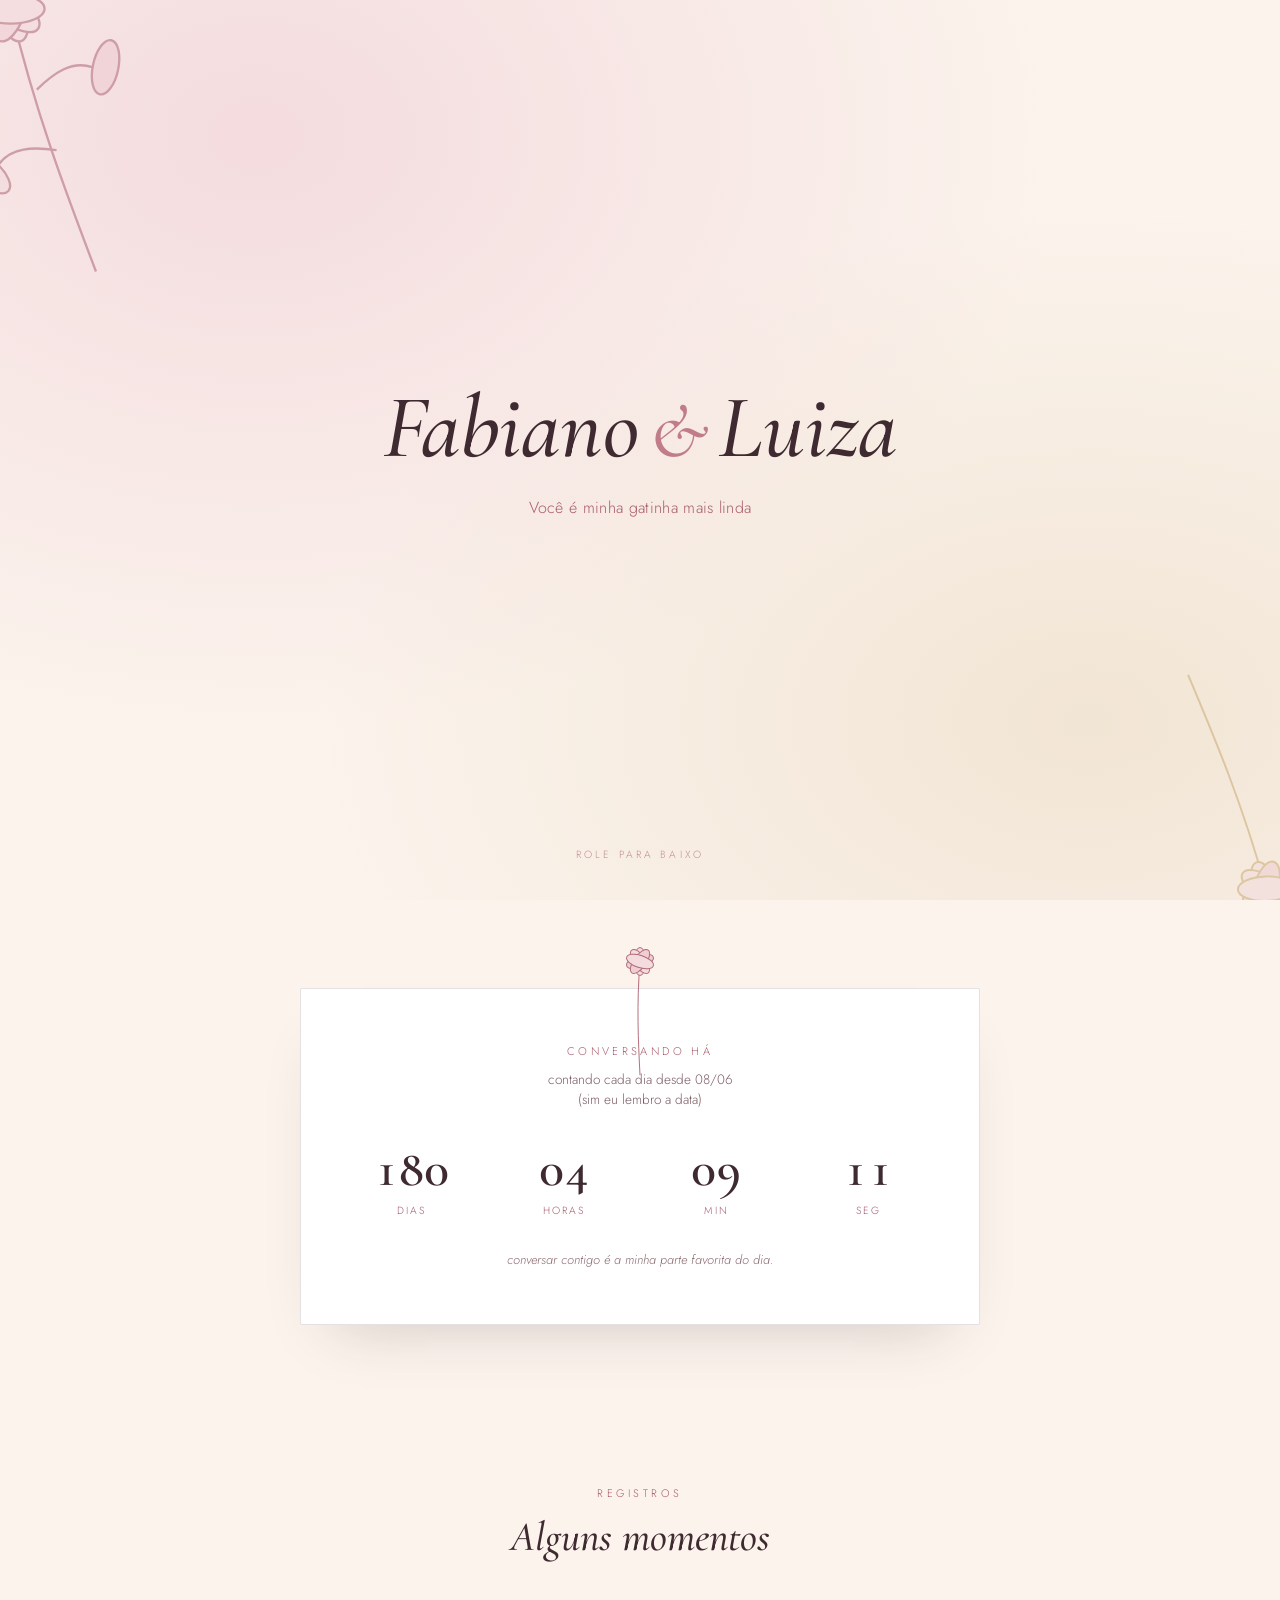
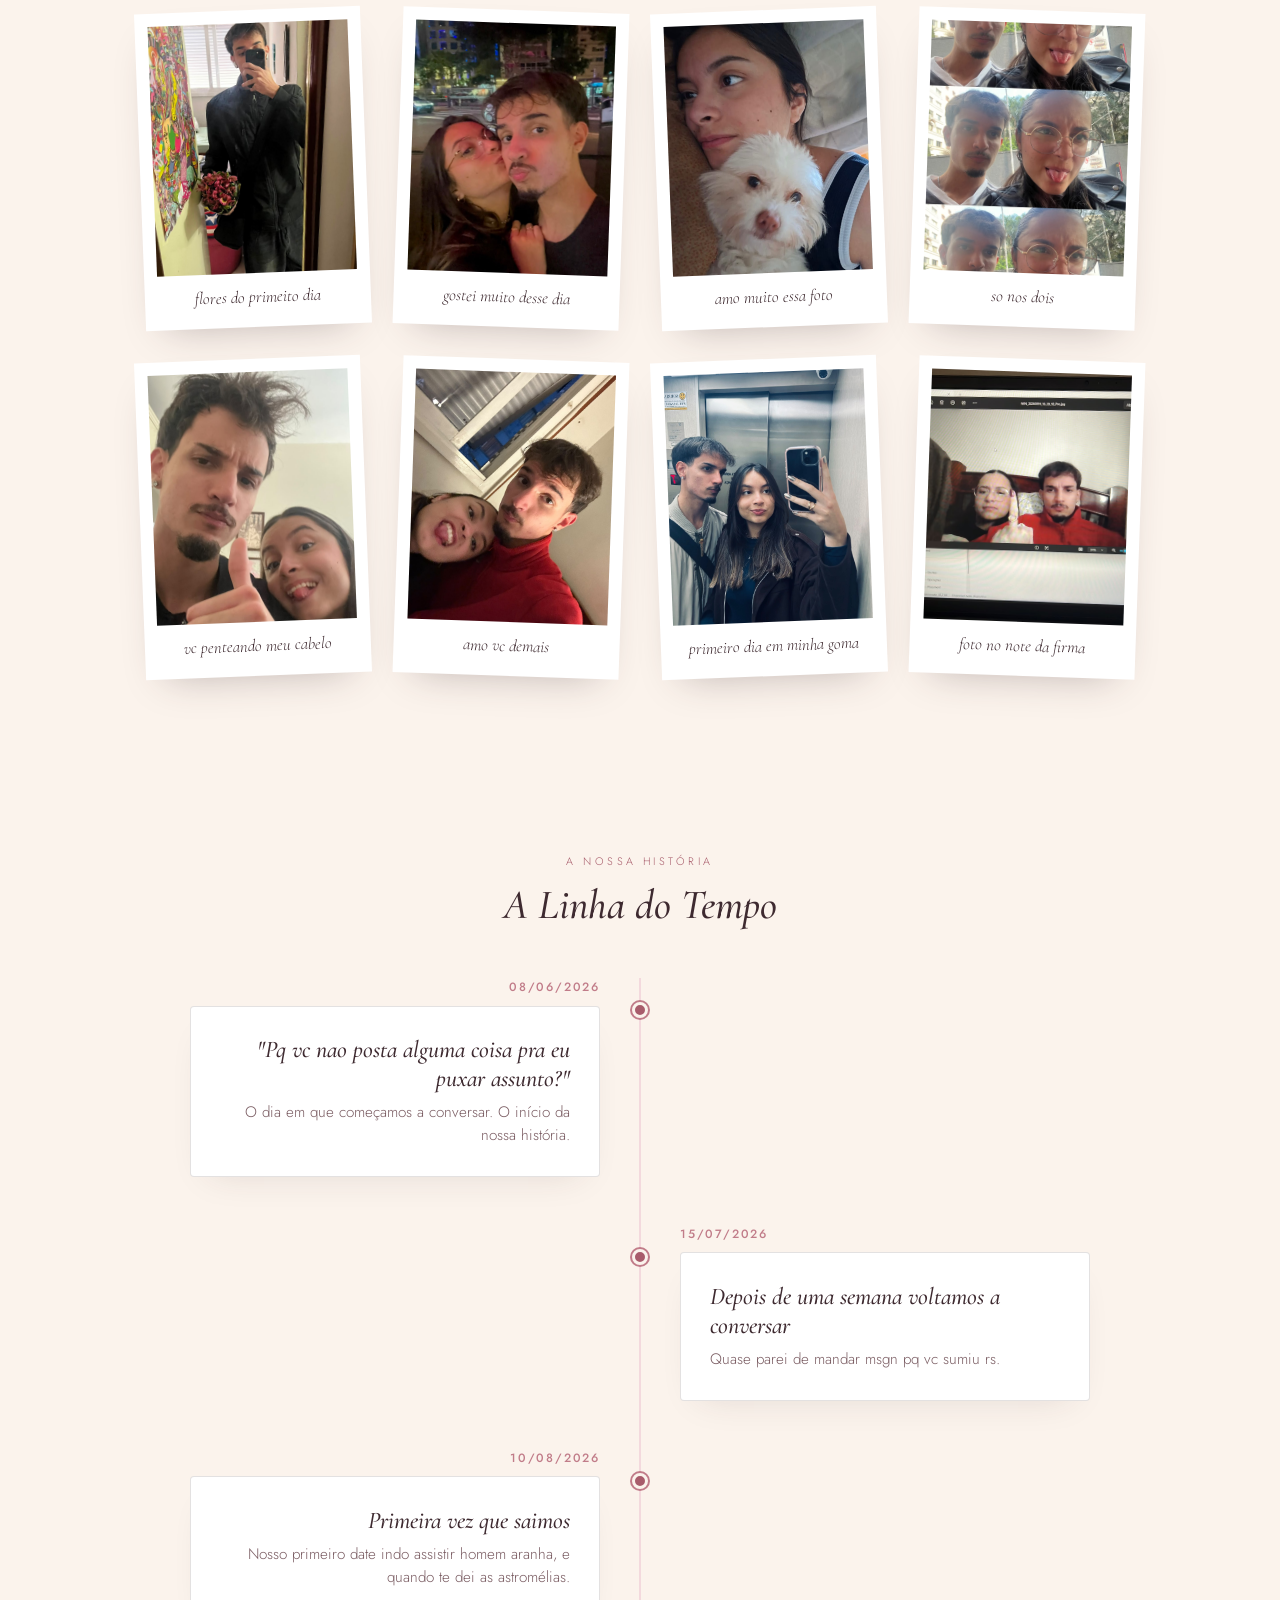
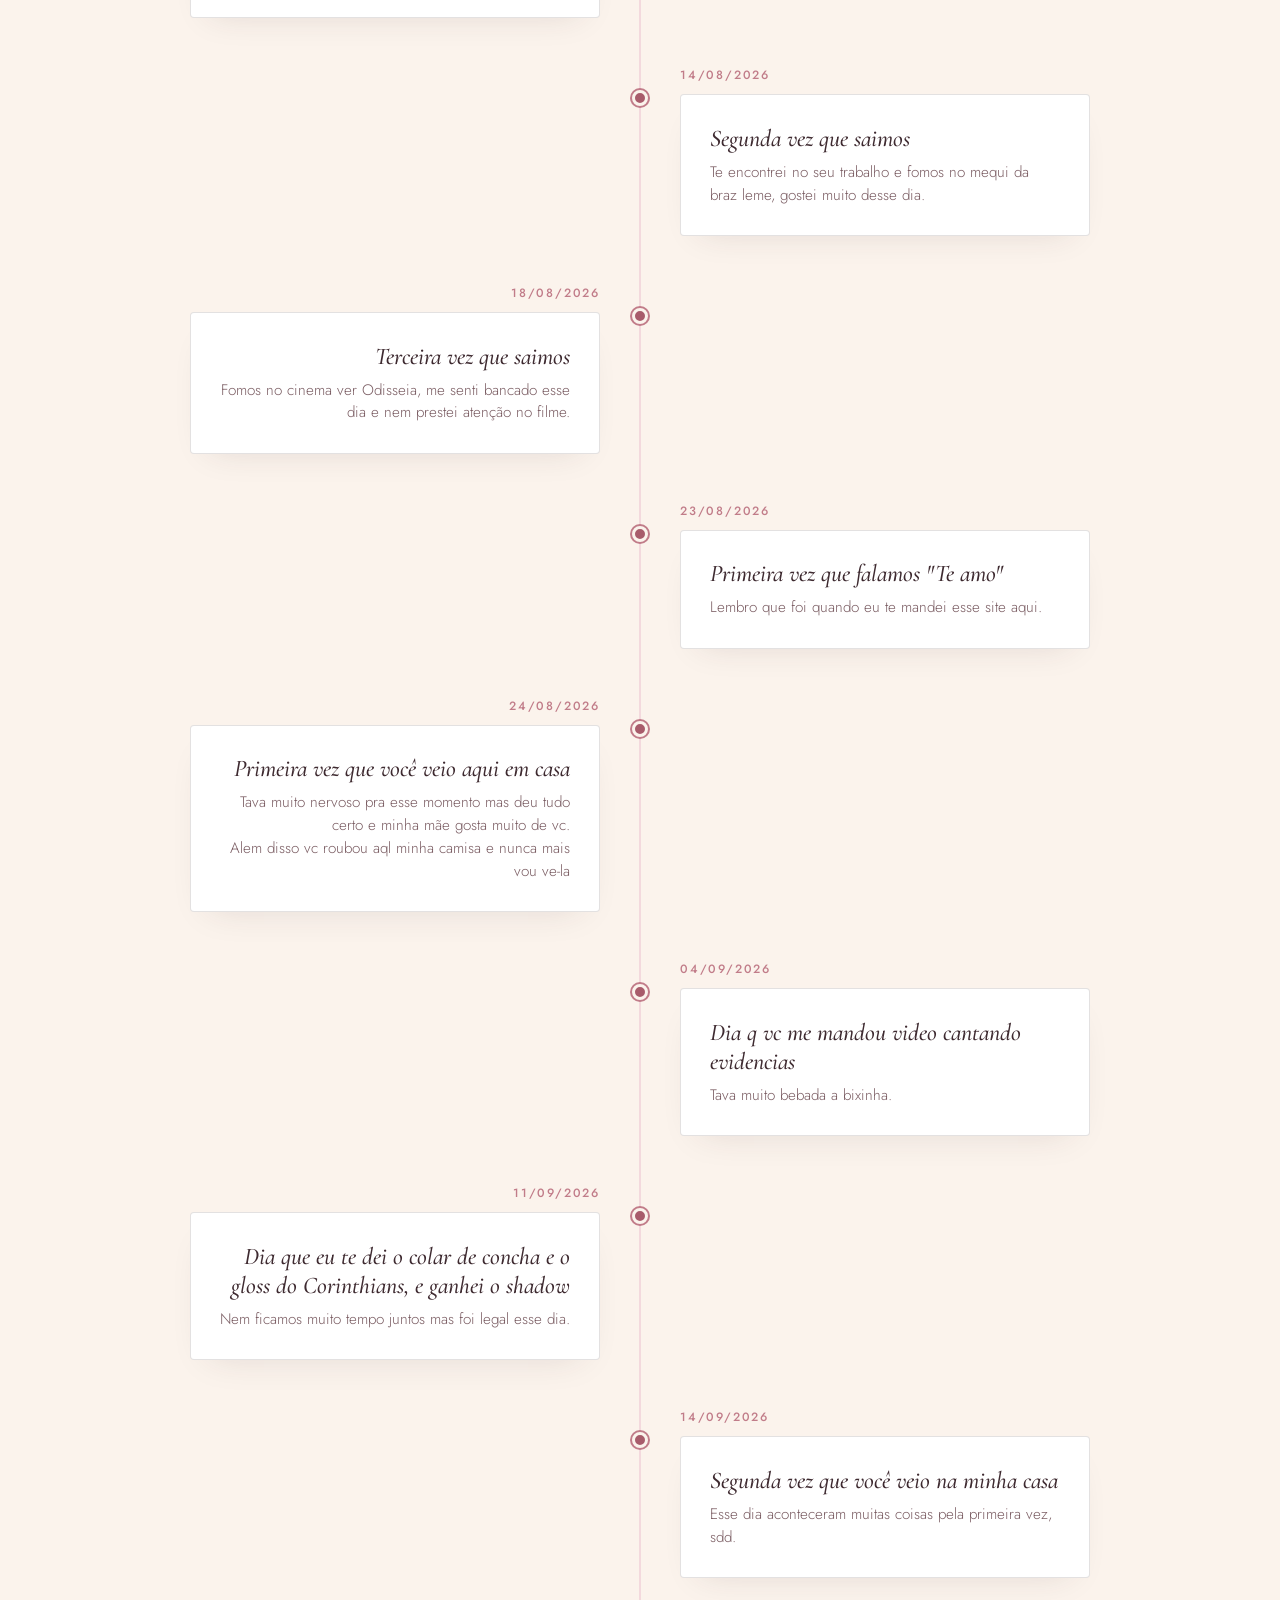
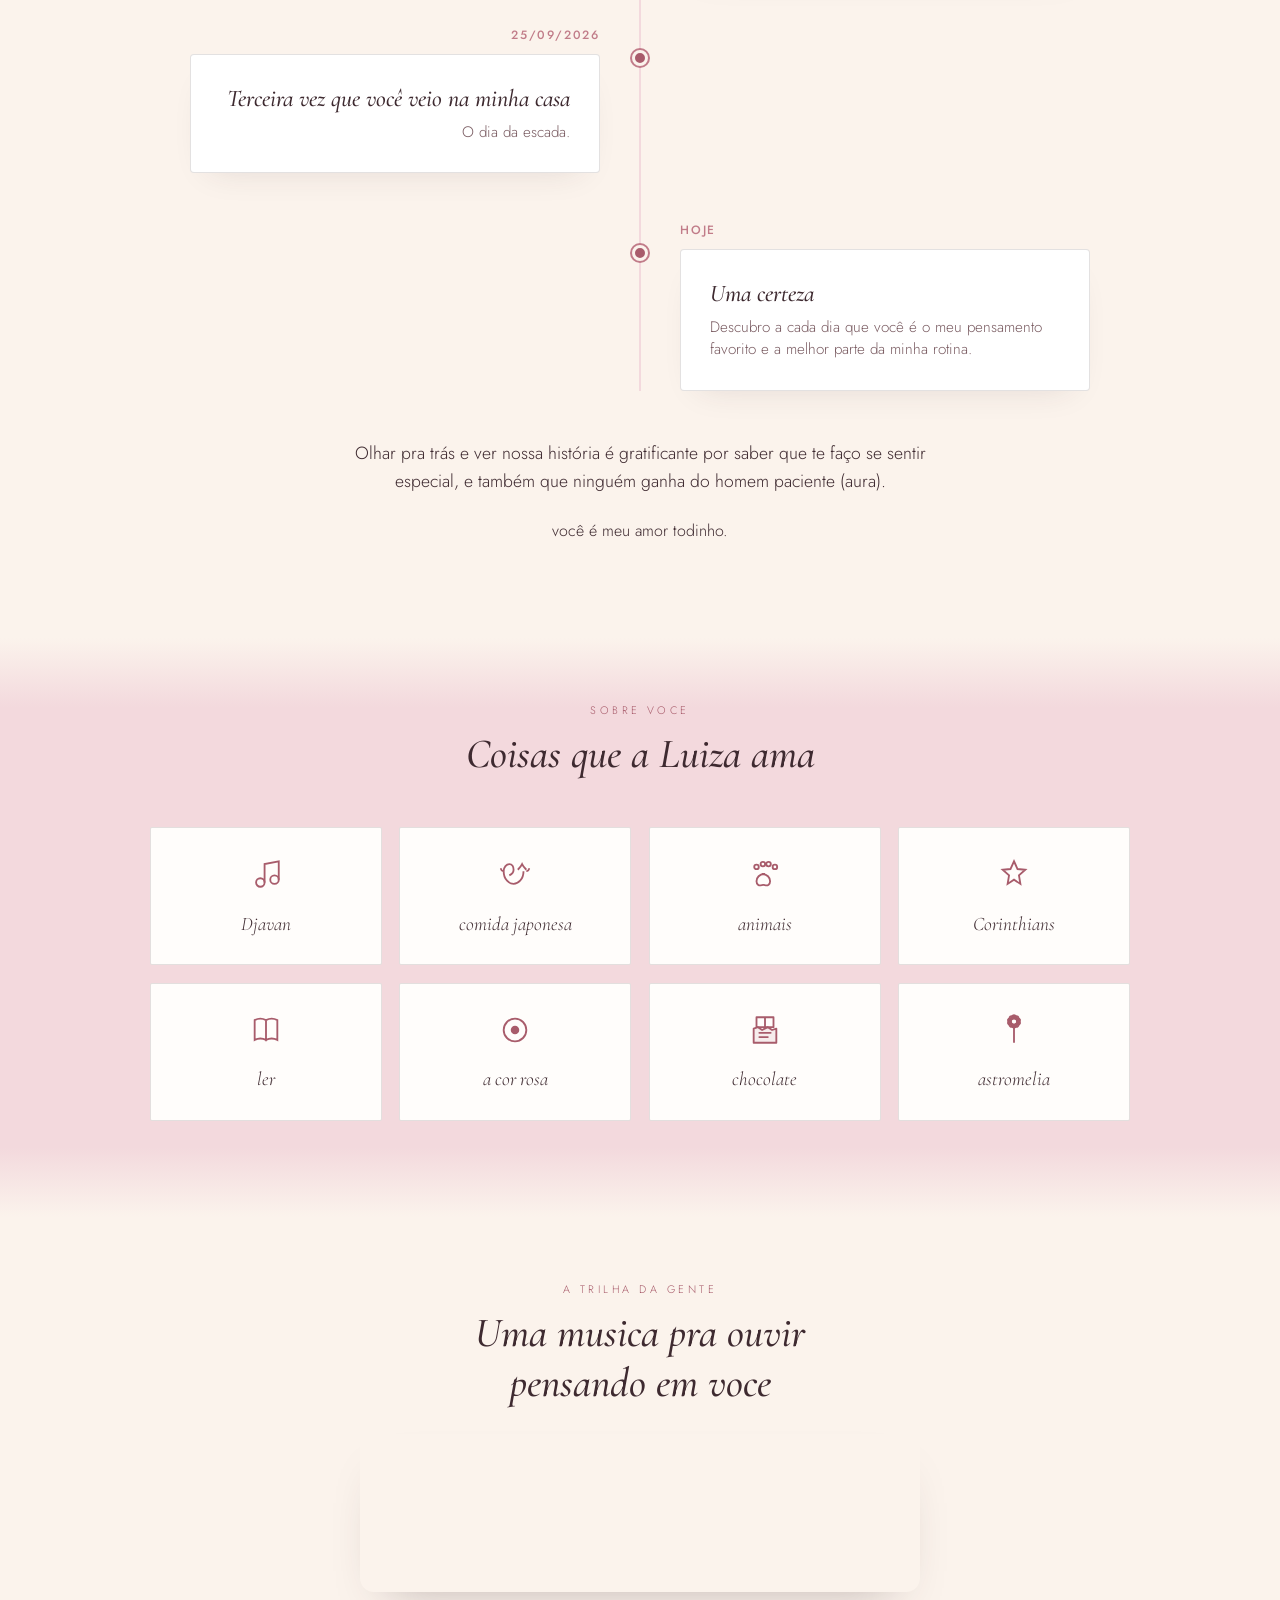
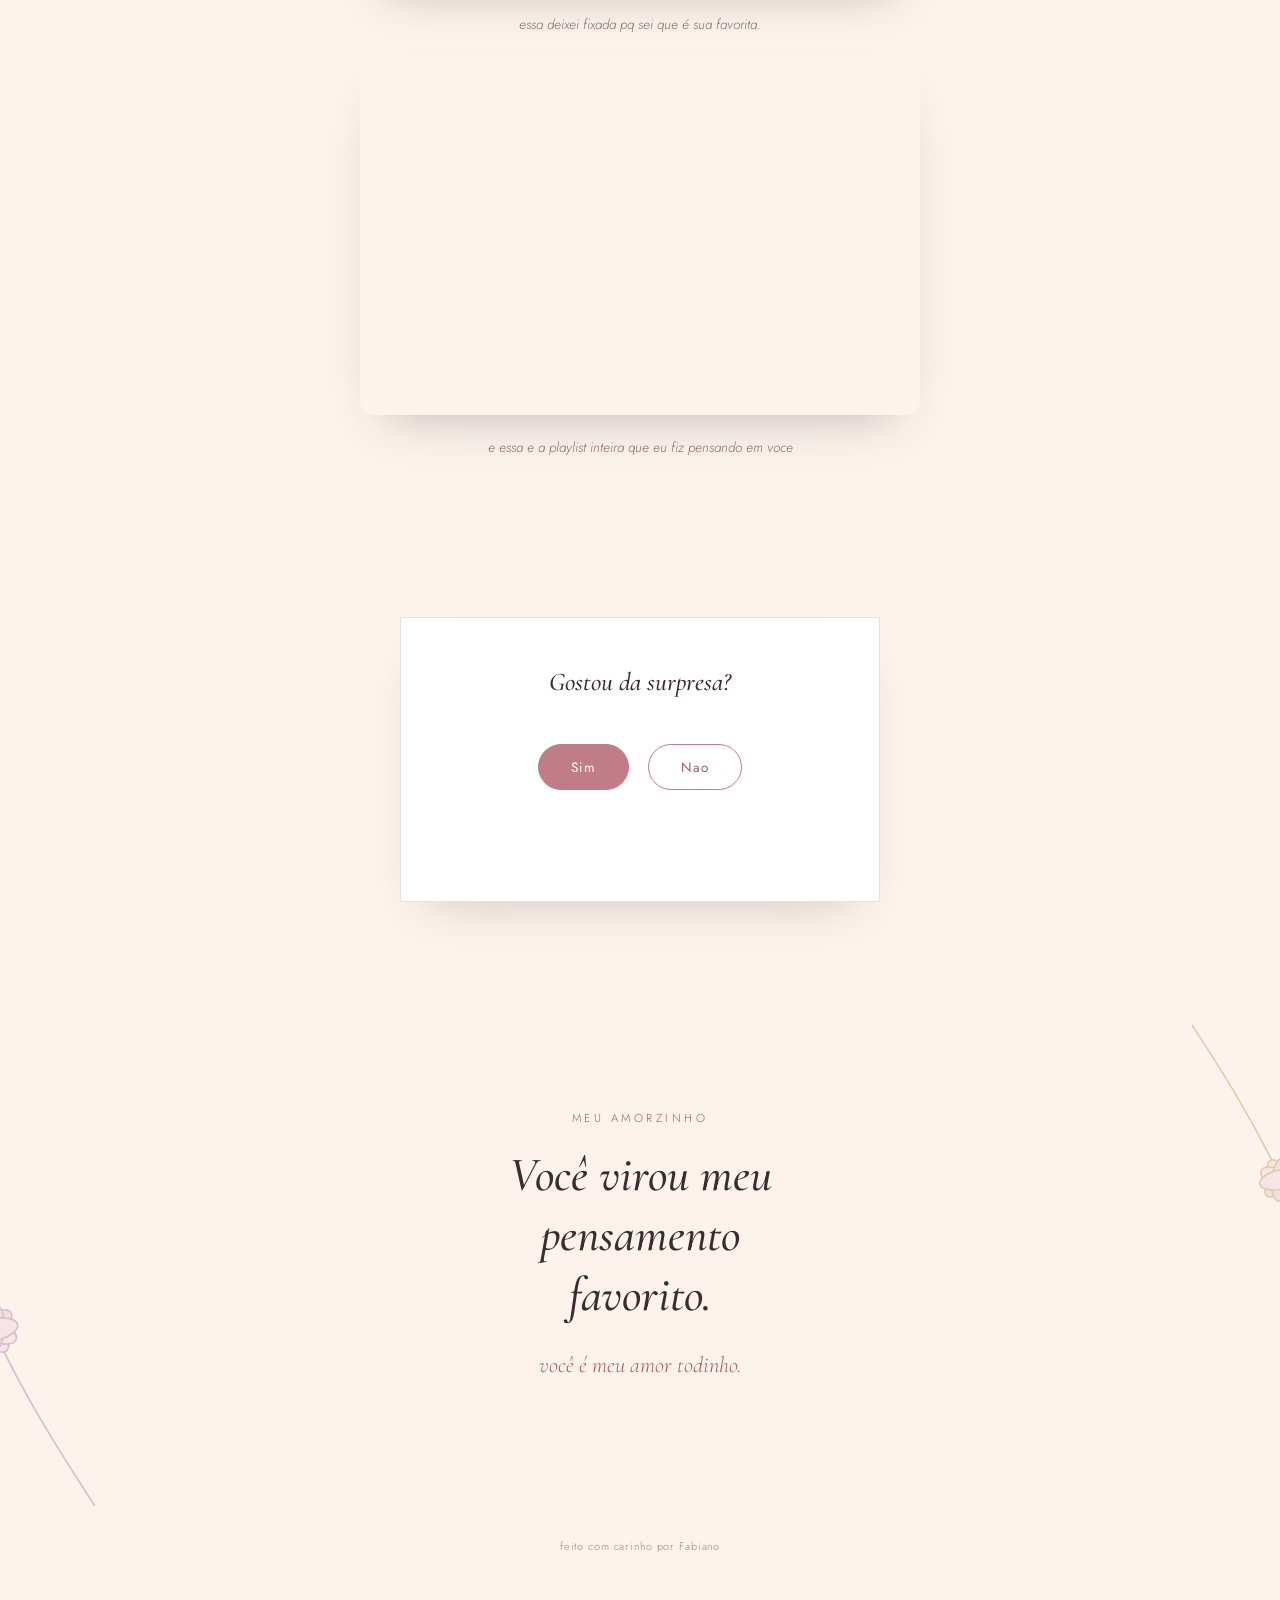
<file: index.html>
<!DOCTYPE html>
<html lang="pt-BR">
<head>
<meta charset="UTF-8">
<meta name="viewport" content="width=device-width, initial-scale=1.0">
<title>Fabiano &amp; Luiza</title>
<link rel="preconnect" href="https://fonts.googleapis.com">
<link rel="preconnect" href="https://fonts.gstatic.com" crossorigin>
<link href="https://fonts.googleapis.com/css2?family=Cormorant+Garamond:ital,wght@0,400;0,500;0,600;1,500;1,600&family=Jost:wght@300;400;500;600&display=swap" rel="stylesheet">
<link rel="stylesheet" href="style.css">
</head>
<body>

<!-- ================= HERO ================= -->
<section class="hero">
  <div class="astro-motif left" aria-hidden="true">
    <svg viewBox="0 0 100 160" fill="none" xmlns="http://www.w3.org/2000/svg">
      <g stroke="#A85C6B" stroke-width="1.1">
        <path d="M50 150 C48 110 46 70 50 20" />
        <ellipse cx="50" cy="20" rx="7" ry="16" fill="#F3D9DD" transform="rotate(0 50 20)"/>
        <ellipse cx="50" cy="20" rx="7" ry="16" fill="#EFC9D0" transform="rotate(72 50 20)"/>
        <ellipse cx="50" cy="20" rx="7" ry="16" fill="#F3D9DD" transform="rotate(144 50 20)"/>
        <ellipse cx="50" cy="20" rx="7" ry="16" fill="#EFC9D0" transform="rotate(216 50 20)"/>
        <ellipse cx="50" cy="20" rx="7" ry="16" fill="#F3D9DD" transform="rotate(288 50 20)"/>
        <path d="M50 90 C40 85 30 82 22 88" />
        <ellipse cx="16" cy="90" rx="6" ry="13" fill="#F3D9DD" transform="rotate(-30 16 90)"/>
        <path d="M50 60 C60 55 70 52 78 58" />
        <ellipse cx="84" cy="60" rx="6" ry="13" fill="#EFC9D0" transform="rotate(30 84 60)"/>
      </g>
    </svg>
  </div>
  <div class="astro-motif right" aria-hidden="true">
    <svg viewBox="0 0 100 160" fill="none" xmlns="http://www.w3.org/2000/svg">
      <g stroke="#C6A468" stroke-width="1.1">
        <path d="M50 150 C48 110 46 70 50 20" />
        <ellipse cx="50" cy="20" rx="7" ry="16" fill="#F3D9DD" transform="rotate(0 50 20)"/>
        <ellipse cx="50" cy="20" rx="7" ry="16" fill="#EFC9D0" transform="rotate(72 50 20)"/>
        <ellipse cx="50" cy="20" rx="7" ry="16" fill="#F3D9DD" transform="rotate(144 50 20)"/>
        <ellipse cx="50" cy="20" rx="7" ry="16" fill="#EFC9D0" transform="rotate(216 50 20)"/>
        <ellipse cx="50" cy="20" rx="7" ry="16" fill="#F3D9DD" transform="rotate(288 50 20)"/>
      </g>
    </svg>
  </div>

  <h1>Fabiano<span class="amp">&amp;</span>Luiza</h1>
  <p class="subtitle">Você é minha gatinha mais linda</p>
  <p class="scroll-hint">role para baixo</p>
</section>

<!-- ================= COUNTER ================= -->
<section class="counter-section" id="contador">
  <div class="counter-card">
    <div class="astro-motif" aria-hidden="true">
      <svg viewBox="0 0 100 160" fill="none" xmlns="http://www.w3.org/2000/svg">
        <g stroke="#A85C6B" stroke-width="1.1">
          <path d="M50 150 C48 110 46 70 50 20" />
          <ellipse cx="50" cy="20" rx="7" ry="16" fill="#F3D9DD" transform="rotate(0 50 20)"/>
          <ellipse cx="50" cy="20" rx="7" ry="16" fill="#EFC9D0" transform="rotate(72 50 20)"/>
          <ellipse cx="50" cy="20" rx="7" ry="16" fill="#F3D9DD" transform="rotate(144 50 20)"/>
          <ellipse cx="50" cy="20" rx="7" ry="16" fill="#EFC9D0" transform="rotate(216 50 20)"/>
          <ellipse cx="50" cy="20" rx="7" ry="16" fill="#F3D9DD" transform="rotate(288 50 20)"/>
        </g>
      </svg>
    </div>
    <p class="kicker">conversando há</p>
    <p class="caption">contando cada dia desde 08/06 <br> (sim eu lembro a data)</p>
    <div class="counter-grid">
      <div class="counter-unit"><span class="num" id="c-dias">0</span><span class="label">dias</span></div>
      <div class="counter-unit"><span class="num" id="c-horas">0</span><span class="label">horas</span></div>
      <div class="counter-unit"><span class="num" id="c-min">0</span><span class="label">min</span></div>
      <div class="counter-unit"><span class="num" id="c-seg">0</span><span class="label">seg</span></div>
    </div>
    <p class="counter-footnote">conversar contigo é a minha parte favorita do dia.</p>
  </div>
</section>

<!-- ================= GALERIA ================= -->
<section class="gallery-section" id="fotos">
  <div class="section-head">
    <p class="kicker">registros</p>
    <h2>Alguns momentos</h2>
  </div>
  <div class="gallery-grid">
    <!-- FOTO-PLACEHOLDER: troque o conteudo de .frame por <img src="foto1.jpg" alt="..."> -->
    <div class="polaroid">
      <img src="flores.jpeg" width="200" alt="">
      <p class="cap">flores do primeito dia</p>
    </div>
    <div class="polaroid">
      <img src="Beijo.jpeg" width="200" alt="">
      <p class="cap">gostei muito desse dia</p>
    </div>
    <div class="polaroid">
      <img src="Lua.jpeg" width="200" alt="">
      <p class="cap">amo muito essa foto</p>
    </div>
    <div class="polaroid">
      <img src="BianoeLu.jpeg" width="200" alt="">
      <p class="cap">so nos dois</p>
    </div>
    <div class="polaroid">
      <img src="cabelo.jpeg" width="200" alt="">
      <p class="cap">vc penteando meu cabelo</p>
    </div>
    <div class="polaroid">
      <img src="Quarto.jpeg" width="200" alt="">
      <p class="cap">amo vc demais</p>
    </div>
    <div class="polaroid">
      <img src="elevador.jpeg" width="200" alt="">
      <p class="cap">primeiro dia em minha goma</p>
    </div>
    <div class="polaroid">
      <img src="camera.jpeg" width="200" alt="">
      <p class="cap">foto no note da firma</p>
    </div>
  </div>
</section>

<!-- ================= LINHA DO TEMPO ================= -->
<section class="timeline-section" id="timeline">
  <div class="section-head">
    <p class="kicker">a nossa história</p>
    <h2>A Linha do Tempo</h2>
  </div>
  
  <div class="timeline-container">
    <div class="timeline-item">
      <div class="timeline-dot"></div>
      <div class="timeline-date">08/06/2026</div>
      <div class="timeline-content">
        <h3>"Pq vc nao posta alguma coisa pra eu puxar assunto?"</h3>
        <p>O dia em que começamos a conversar. O início da nossa história.</p>
      </div>
    </div>

    <div class="timeline-item">
      <div class="timeline-dot"></div>
      <div class="timeline-date">15/07/2026</div>
      <div class="timeline-content">
        <h3>Depois de uma semana voltamos a conversar</h3>
        <p>Quase parei de mandar msgn pq vc sumiu rs.</p>
      </div>
    </div>

    <div class="timeline-item">
      <div class="timeline-dot"></div>
      <div class="timeline-date">10/08/2026</div>
      <div class="timeline-content">
        <h3>Primeira vez que saimos</h3>
        <p>Nosso primeiro date indo assistir homem aranha, e quando te dei as astromélias.</p>
      </div>
    </div>

    <div class="timeline-item">
      <div class="timeline-dot"></div>
      <div class="timeline-date">14/08/2026</div>
      <div class="timeline-content">
        <h3>Segunda vez que saimos</h3>
        <p>Te encontrei no seu trabalho e fomos no mequi da braz leme, gostei muito desse dia.</p>
      </div>
    </div>

    <div class="timeline-item">
      <div class="timeline-dot"></div>
      <div class="timeline-date">18/08/2026</div>
      <div class="timeline-content">
        <h3>Terceira vez que saimos</h3>
        <p>Fomos no cinema ver Odisseia, me senti bancado esse dia e nem prestei atenção no filme.</p>
      </div>
    </div>

    <div class="timeline-item">
      <div class="timeline-dot"></div>
      <div class="timeline-date">23/08/2026</div>
      <div class="timeline-content">
        <h3>Primeira vez que falamos "Te amo"</h3>
        <p>Lembro que foi quando eu te mandei esse site aqui.</p>
      </div>
    </div>

    <div class="timeline-item">
      <div class="timeline-dot"></div>
      <div class="timeline-date">24/08/2026</div>
      <div class="timeline-content">
        <h3>Primeira vez que você veio aqui em casa</h3>
        <p>Tava muito nervoso pra esse momento mas deu tudo certo e minha mãe gosta muito de vc.<br>Alem disso vc roubou aql minha camisa e nunca mais vou ve-la</p>
      </div>
    </div>

    <div class="timeline-item">
      <div class="timeline-dot"></div>
      <div class="timeline-date">04/09/2026</div>
      <div class="timeline-content">
        <h3>Dia q vc me mandou video cantando evidencias</h3>
        <p>Tava muito bebada a bixinha.</p>
      </div>
    </div>

     <div class="timeline-item">
      <div class="timeline-dot"></div>
      <div class="timeline-date">11/09/2026</div>
      <div class="timeline-content">
        <h3>Dia que eu te dei o colar de concha e o gloss do Corinthians, e ganhei o shadow </h3>
        <p>Nem ficamos muito tempo juntos mas foi legal esse dia.</p>
      </div>
    </div>

    <div class="timeline-item">
      <div class="timeline-dot"></div>
      <div class="timeline-date">14/09/2026</div>
      <div class="timeline-content">
        <h3>Segunda vez que você veio na minha casa</h3>
        <p>Esse dia aconteceram muitas coisas pela primeira vez, sdd.</p>
      </div>
    </div>

    <div class="timeline-item">
      <div class="timeline-dot"></div>
      <div class="timeline-date">25/09/2026</div>
      <div class="timeline-content">
        <h3>Terceira vez que você veio na minha casa</h3>
        <p>O dia da escada.</p>
      </div>
    </div>

    <div class="timeline-item">
      <div class="timeline-dot"></div>
      <div class="timeline-date">Hoje</div>
      <div class="timeline-content">
        <h3>Uma certeza</h3>
        <p>Descubro a cada dia que você é o meu pensamento favorito e a melhor parte da minha rotina.</p>
      </div>
    </div>
    
  </div>
  <p style="text-align: center; max-width: 600px; margin: 1.5rem auto; font-size: 1.1rem; color: var(--plum); line-height: 1.6; display: block;">
    Olhar pra trás e ver nossa história é gratificante por saber que te faço se sentir especial, e também que ninguém ganha do homem paciente (aura).
  </p>
  <p class="sign" style="text-align: center;">você é meu amor todinho.</p>
</section>


<!-- ================= COISAS QUE ELA AMA ================= -->
<section id="amores">
  <div class="section-head">
    <p class="kicker">sobre voce</p>
    <h2>Coisas que a Luiza ama</h2>
  </div>
  <div class="amores-grid">
    <div class="amor-card">
      <svg viewBox="0 0 24 24" fill="none" stroke="currentColor" stroke-width="1.3"><circle cx="8" cy="18" r="3"/><circle cx="18" cy="16" r="3"/><path d="M11 18V5l10-2v13"/></svg>
      <p class="t">Djavan</p>
    </div>
    <div class="amor-card">
      <svg viewBox="0 0 24 24" fill="none" stroke="currentColor" stroke-width="1.3"><path d="M4 10c0-3 2-5 4-5s3 2 3 4-1 3-3 4M4 10c0 6 4 9 7 9s7-3 7-9M4 10c-1 0-2-1-2-2M14 9c2-2 3-4 3-4s1 2 3 4M20 10c1 0 2-1 2-2"/></svg>
      <p class="t">comida japonesa</p>
    </div>
    <div class="amor-card">
      <svg viewBox="0 0 24 24" fill="none" stroke="currentColor" stroke-width="1.3"><circle cx="6" cy="7" r="1.6"/><circle cx="10.5" cy="5" r="1.6"/><circle cx="14.5" cy="5" r="1.6"/><circle cx="19" cy="7" r="1.6"/><path d="M12 12c-4 0-6 2.5-6 5.2 0 2 1.6 3.3 3.6 2.7.9-.3 1.6-.3 2.4 0 2 .6 3.6-.7 3.6-2.7 0-2.7-2-5.2-6-5.2z"/></svg>
      <p class="t">animais</p>
    </div>
    <div class="amor-card">
      <svg viewBox="0 0 24 24" fill="none" stroke="currentColor" stroke-width="1.3"><path d="M12 3l2.5 5.5L20 9l-4.5 4 1 6-4.5-3-4.5 3 1-6L4 9l5.5-.5z"/></svg>
      <p class="t">Corinthians</p>
    </div>
    <div class="amor-card">
      <svg viewBox="0 0 24 24" fill="none" stroke="currentColor" stroke-width="1.3"><path d="M4 5c3-1.5 5-1.5 8 0v14c-3-1.5-5-1.5-8 0V5zM20 5c-3-1.5-5-1.5-8 0v14c3-1.5 5-1.5 8 0V5z"/></svg>
      <p class="t">ler</p>
    </div>
    <div class="amor-card">
      <svg viewBox="0 0 24 24" fill="none" stroke="currentColor" stroke-width="1.3"><circle cx="12" cy="12" r="8"/><circle cx="12" cy="12" r="3" fill="currentColor" stroke="none"/></svg>
      <p class="t">a cor rosa</p>
    </div>
     <div class="amor-card">
      <svg viewBox="0 0 24 24" fill="none" stroke="currentColor" stroke-width="1.3" stroke-linecap="round" stroke-linejoin="round"><path d="M6 3h12v7H6z M12 3v7" />
      <path d="M4 11l3-1 3 2 4-2 3 2 3-1v10H4z" fill="currentColor" fill-opacity="0.1" />
      <line x1="8" y1="14" x2="16" y2="14" />
      <line x1="8" y1="17" x2="14" y2="17" />
      </svg>
      <p class="t">chocolate</p>
    </div>
    <div class="amor-card">
      <svg viewBox="0 0 24 24" fill="none" stroke="currentColor" stroke-width="1.3"><path d="M12 21V8"/><ellipse cx="12" cy="6" rx="2.2" ry="4.4"/><ellipse cx="12" cy="6" rx="2.2" ry="4.4" transform="rotate(72 12 6)"/><ellipse cx="12" cy="6" rx="2.2" ry="4.4" transform="rotate(144 12 6)"/><ellipse cx="12" cy="6" rx="2.2" ry="4.4" transform="rotate(216 12 6)"/><ellipse cx="12" cy="6" rx="2.2" ry="4.4" transform="rotate(288 12 6)"/></svg>
      <p class="t">astromelia</p>
    </div>
  </div>
</section>

<!-- ================= PLAYLIST ================= -->
<section class="playlist-section" id="playlist">
  <div class="playlist-card">
    <div class="section-head" style="margin-bottom:1.6rem;">
      <p class="kicker">a trilha da gente</p>
      <h2>Uma musica pra ouvir pensando em voce</h2>
    </div>
    <!-- MUSICA DE ABERTURA: toca/aparece primeiro. Para trocar, pegue o link da musica no
         Spotify (Compartilhar > Copiar link da musica), extraia o ID que vem depois de /track/ -->
    <div class="embed-wrap">
      <iframe style="border-radius:14px" src="https://open.spotify.com/embed/track/3iof6EclqePezHDibBiykI?utm_source=generator&theme=0" width="100%" height="152" frameBorder="0" allowfullscreen="" allow="autoplay; clipboard-write; encrypted-media; fullscreen; picture-in-picture" loading="lazy"></iframe>
    </div>
    <p class="playlist-note">essa deixei fixada pq sei que é sua favorita.</p>
 
    <!-- PLAYLIST COMPLETA: para trocar, pegue o link da playlist (Compartilhar > Copiar link
         da playlist) e extraia o ID que vem depois de /playlist/ -->
    <div class="embed-wrap" style="margin-top:1.4rem;">
      <iframe style="border-radius:14px" src="https://open.spotify.com/embed/playlist/20QUmajRT1uSX74smncnar?utm_source=generator&theme=0" width="100%" height="352" frameBorder="0" allowfullscreen="" allow="autoplay; clipboard-write; encrypted-media; fullscreen; picture-in-picture" loading="lazy"></iframe>
    </div>
    <p class="playlist-note">e essa e a playlist inteira que eu fiz pensando em voce</p>
  </div>
</section>

<!-- ================= BOTAO ================= -->
<section class="fun-section" id="pergunta">
  <div class="fun-card">
    <h3>Gostou da surpresa?</h3>
    <div class="fun-buttons" id="fun-buttons">
      <button class="btn-fun yes" id="btn-sim">Sim</button>
      <button class="btn-fun no" id="btn-nao">Nao</button>
    </div>
    <p class="fun-result" id="fun-result"></p>
  </div>
</section>

<!-- ================= CLOSING  ================= -->
<section class="closing">
  <div class="astro-motif a" aria-hidden="true">
    <svg viewBox="0 0 100 160" fill="none" xmlns="http://www.w3.org/2000/svg">
      <g stroke="#B98DBB" stroke-width="1.1">
        <path d="M50 150 C48 110 46 70 50 20" />
        <ellipse cx="50" cy="20" rx="7" ry="16" fill="#F3D9DD" transform="rotate(0 50 20)"/>
        <ellipse cx="50" cy="20" rx="7" ry="16" fill="#EFC9D0" transform="rotate(72 50 20)"/>
        <ellipse cx="50" cy="20" rx="7" ry="16" fill="#F3D9DD" transform="rotate(144 50 20)"/>
        <ellipse cx="50" cy="20" rx="7" ry="16" fill="#EFC9D0" transform="rotate(216 50 20)"/>
        <ellipse cx="50" cy="20" rx="7" ry="16" fill="#F3D9DD" transform="rotate(288 50 20)"/>
      </g>
    </svg>
  </div>
  <div class="astro-motif b" aria-hidden="true">
    <svg viewBox="0 0 100 160" fill="none" xmlns="http://www.w3.org/2000/svg">
      <g stroke="#C6A468" stroke-width="1.1">
        <path d="M50 150 C48 110 46 70 50 20" />
        <ellipse cx="50" cy="20" rx="7" ry="16" fill="#F3D9DD" transform="rotate(0 50 20)"/>
        <ellipse cx="50" cy="20" rx="7" ry="16" fill="#EFC9D0" transform="rotate(72 50 20)"/>
        <ellipse cx="50" cy="20" rx="7" ry="16" fill="#F3D9DD" transform="rotate(144 50 20)"/>
        <ellipse cx="50" cy="20" rx="7" ry="16" fill="#EFC9D0" transform="rotate(216 50 20)"/>
        <ellipse cx="50" cy="20" rx="7" ry="16" fill="#F3D9DD" transform="rotate(288 50 20)"/>
      </g>
    </svg>
  </div>

  <p class="pre">meu amorzinho</p>
  <h2>Você virou meu pensamento favorito.</h2>
  <p class="sign">você é meu amor todinho.</p>     
</section>

<footer>feito com carinho por Fabiano</footer>

<script src="script.js"></script>

</body>
</html>
</file>
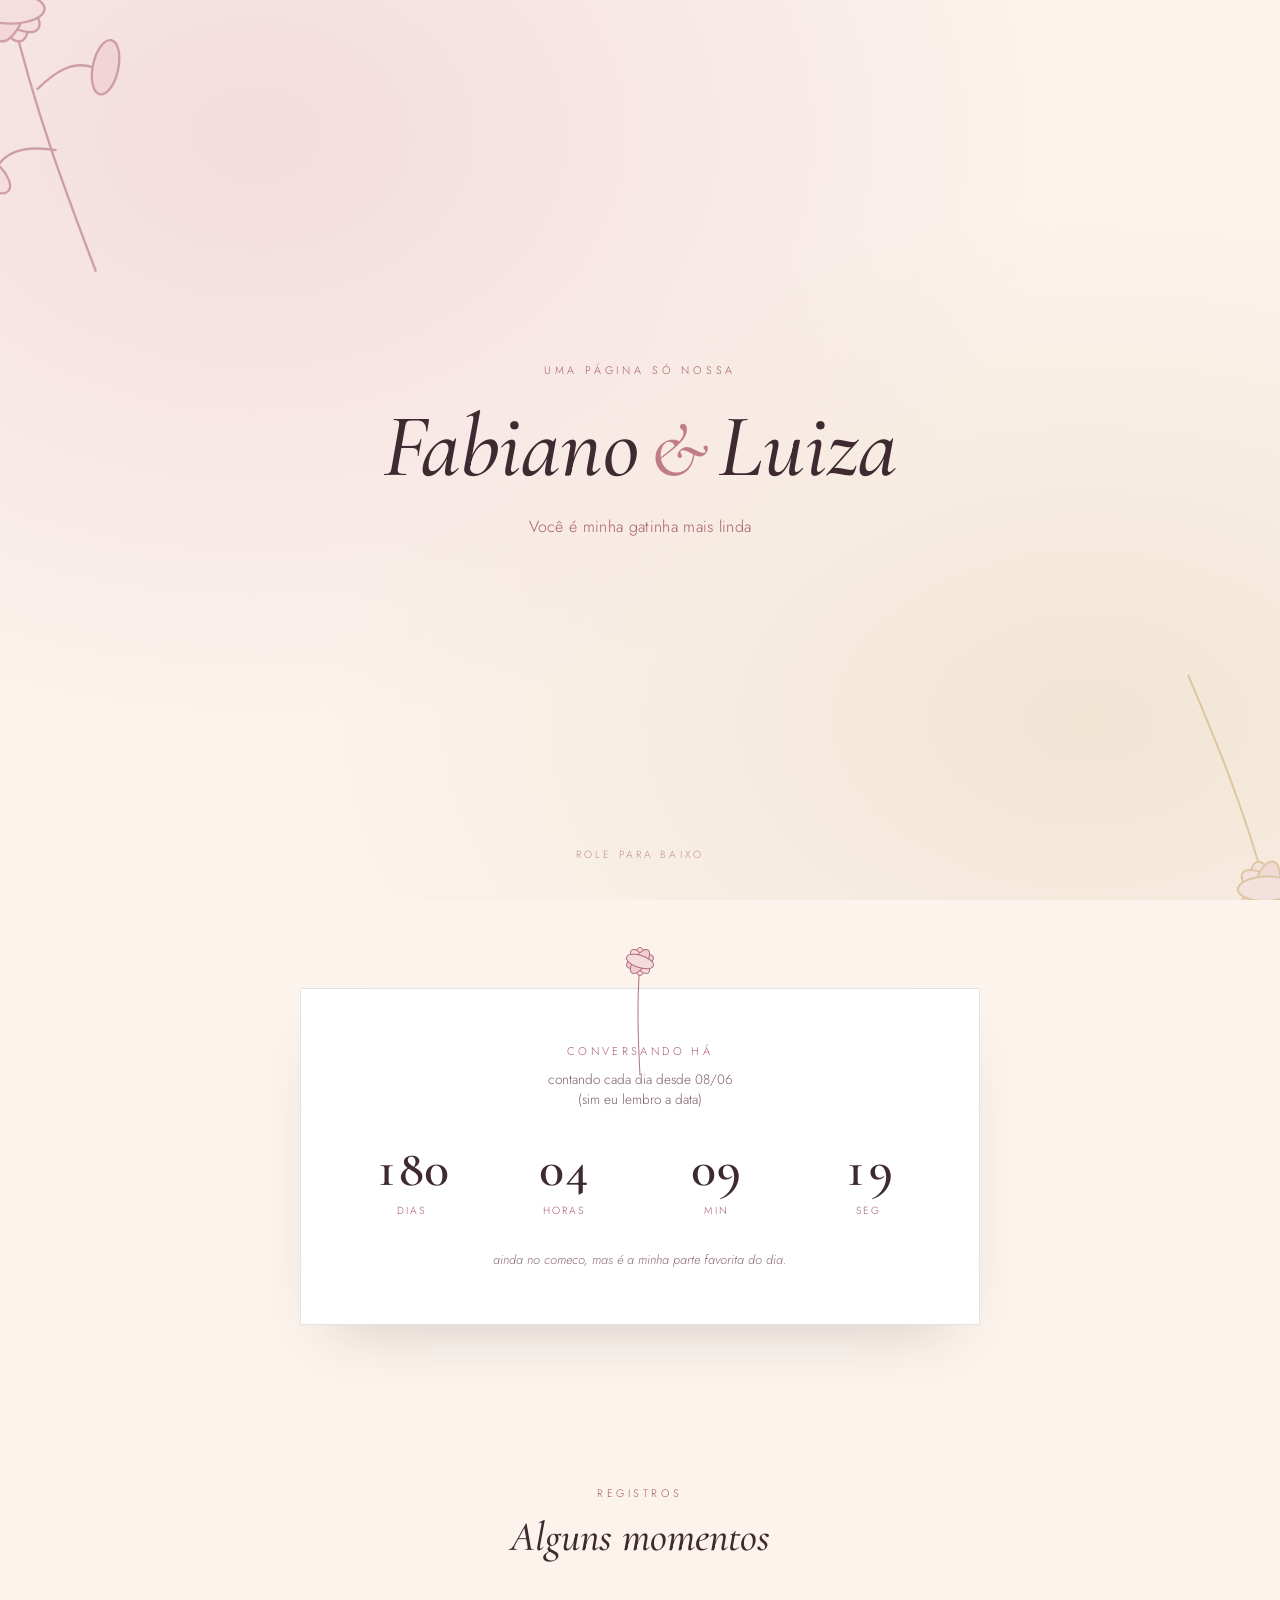
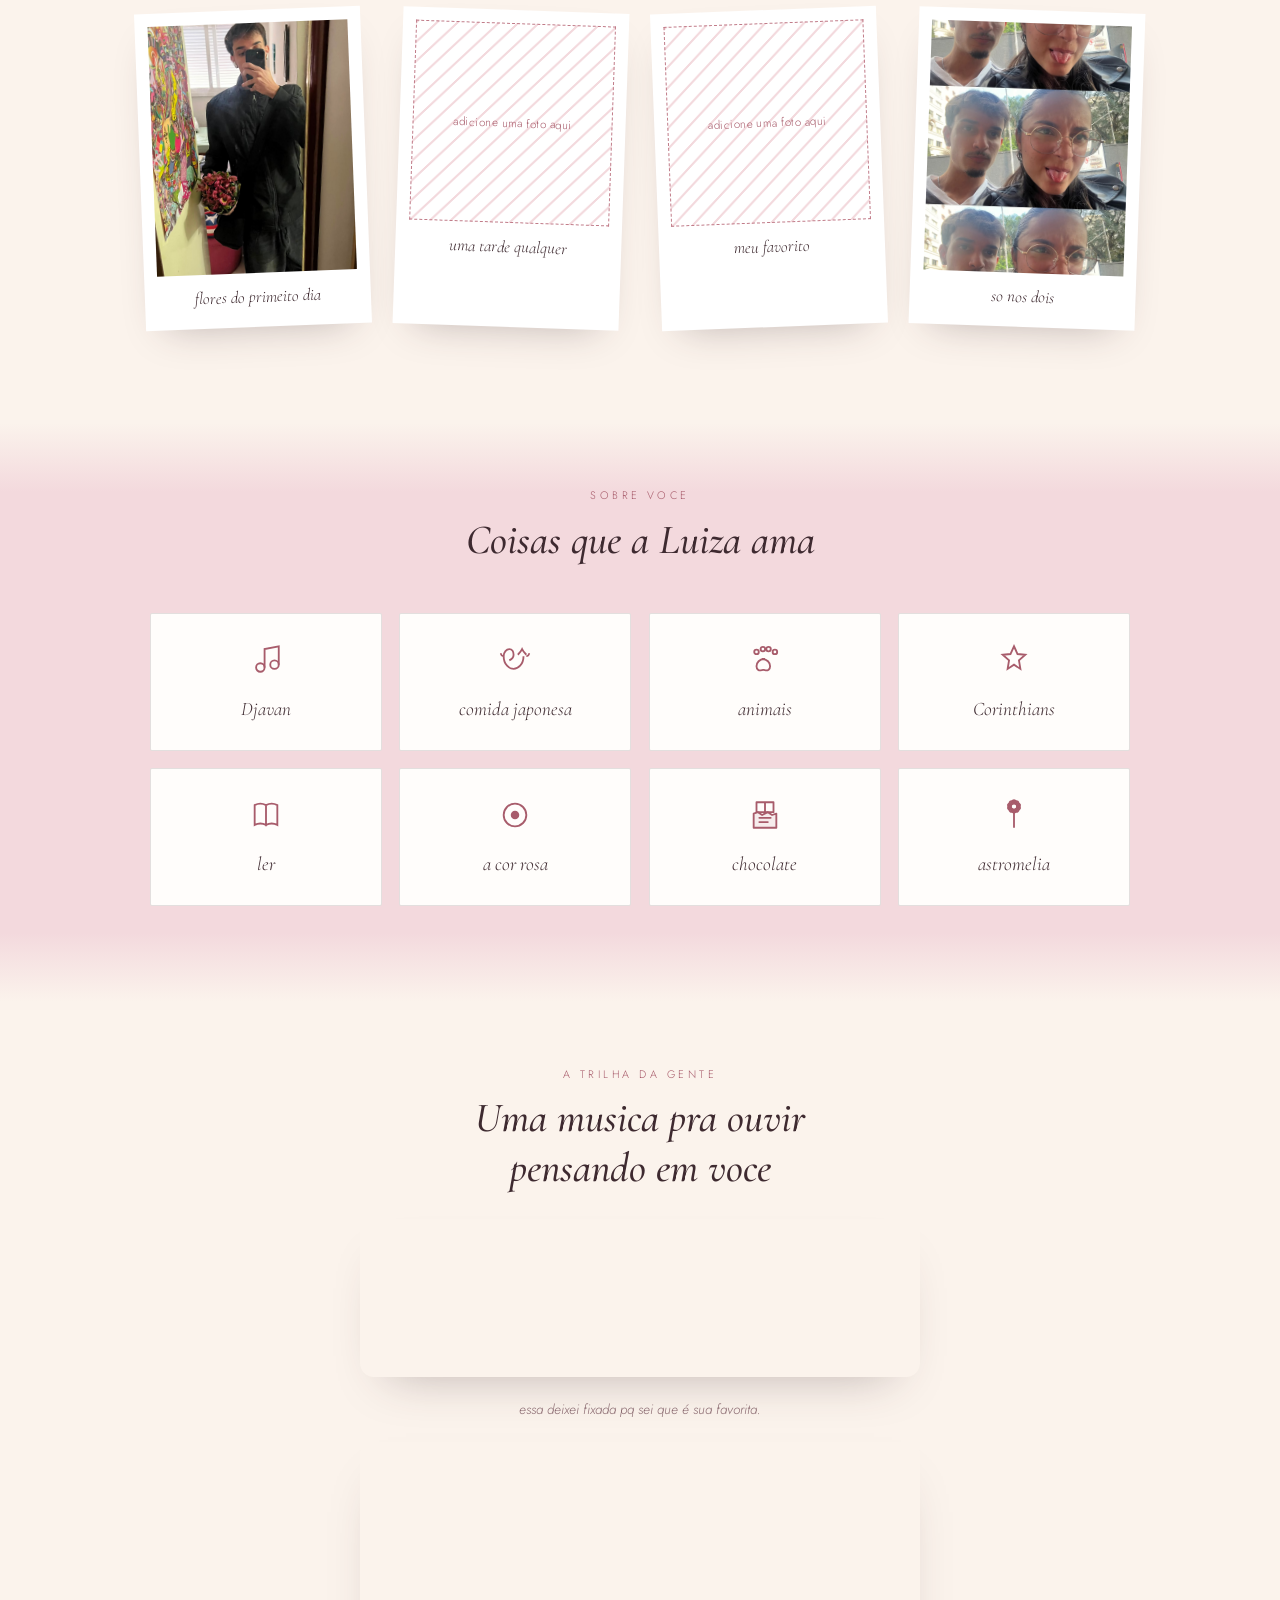
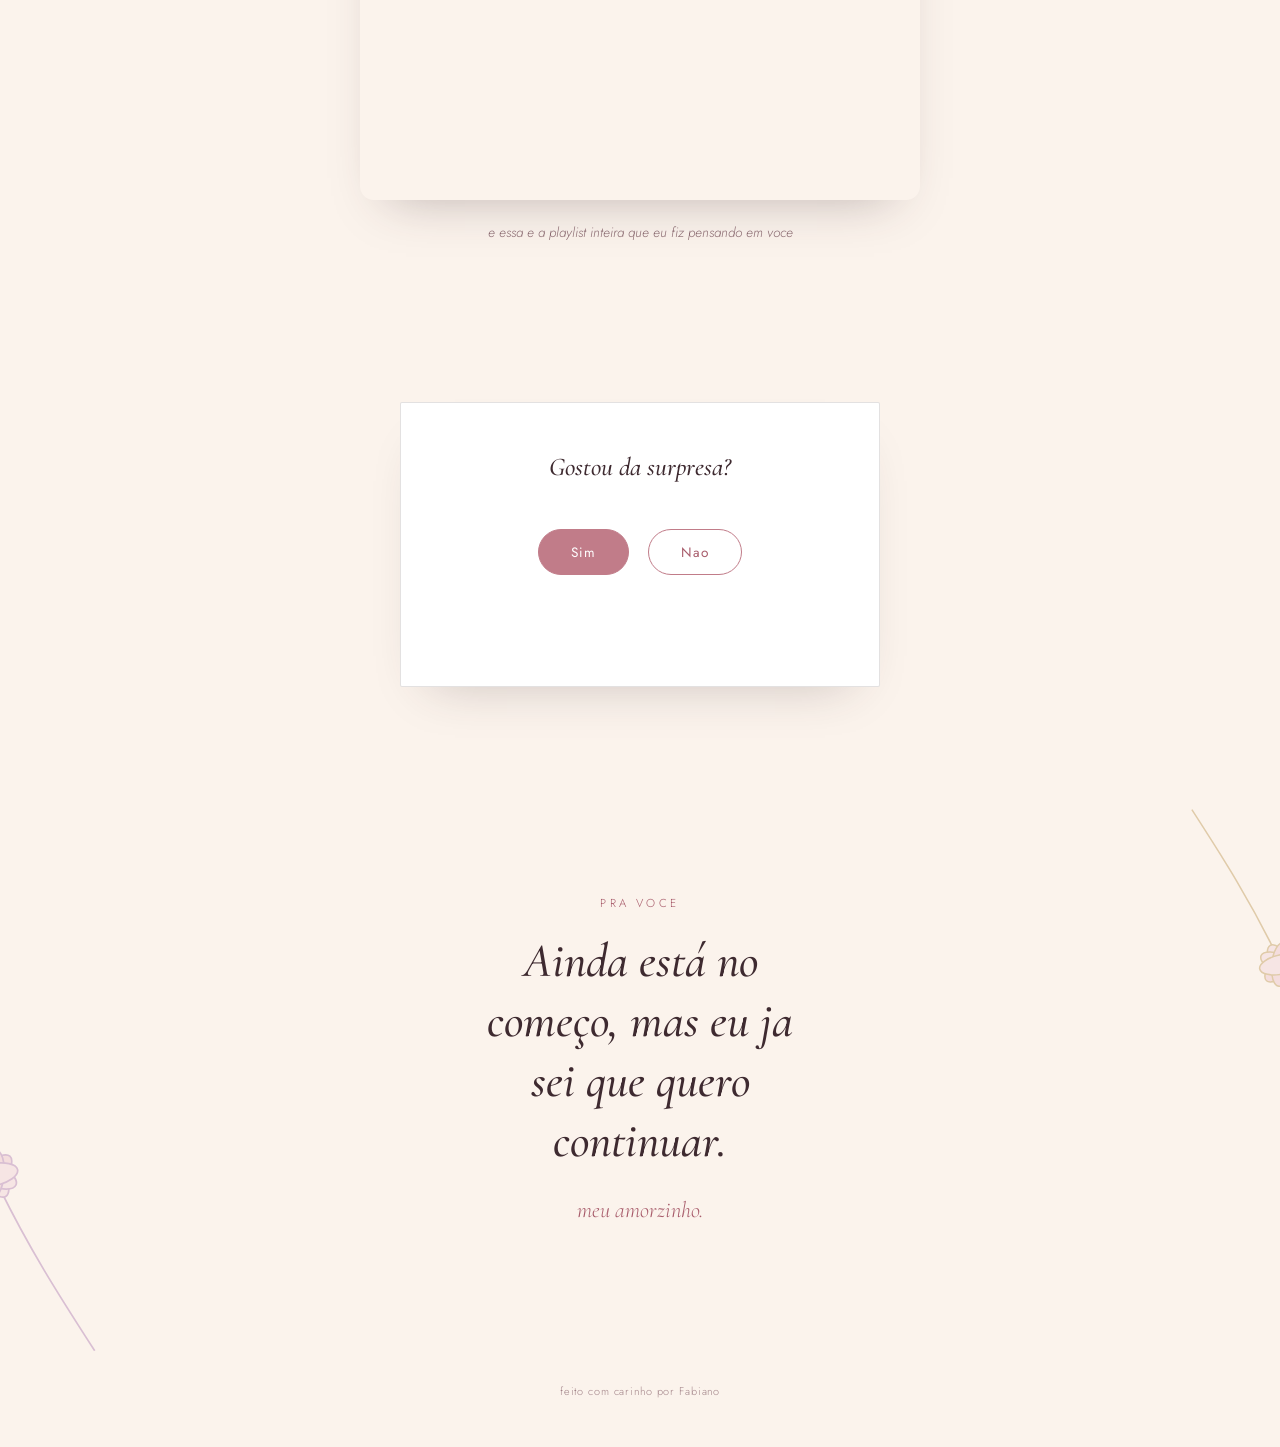
<file: app.html>
<!DOCTYPE html>
<html lang="pt-BR">
<head>
<meta charset="UTF-8">
<meta name="viewport" content="width=device-width, initial-scale=1.0">
<title>Fabiano &amp; Luiza</title>
<link rel="preconnect" href="https://fonts.googleapis.com">
<link rel="preconnect" href="https://fonts.gstatic.com" crossorigin>
<link href="https://fonts.googleapis.com/css2?family=Cormorant+Garamond:ital,wght@0,400;0,500;0,600;1,500;1,600&family=Jost:wght@300;400;500;600&display=swap" rel="stylesheet">
<link rel="stylesheet" href="style.css">
</head>
<body>

<!-- ================= HERO ================= -->
<section class="hero">
  <div class="astro-motif left" aria-hidden="true">
    <svg viewBox="0 0 100 160" fill="none" xmlns="http://www.w3.org/2000/svg">
      <g stroke="#A85C6B" stroke-width="1.1">
        <path d="M50 150 C48 110 46 70 50 20" />
        <ellipse cx="50" cy="20" rx="7" ry="16" fill="#F3D9DD" transform="rotate(0 50 20)"/>
        <ellipse cx="50" cy="20" rx="7" ry="16" fill="#EFC9D0" transform="rotate(72 50 20)"/>
        <ellipse cx="50" cy="20" rx="7" ry="16" fill="#F3D9DD" transform="rotate(144 50 20)"/>
        <ellipse cx="50" cy="20" rx="7" ry="16" fill="#EFC9D0" transform="rotate(216 50 20)"/>
        <ellipse cx="50" cy="20" rx="7" ry="16" fill="#F3D9DD" transform="rotate(288 50 20)"/>
        <path d="M50 90 C40 85 30 82 22 88" />
        <ellipse cx="16" cy="90" rx="6" ry="13" fill="#F3D9DD" transform="rotate(-30 16 90)"/>
        <path d="M50 60 C60 55 70 52 78 58" />
        <ellipse cx="84" cy="60" rx="6" ry="13" fill="#EFC9D0" transform="rotate(30 84 60)"/>
      </g>
    </svg>
  </div>
  <div class="astro-motif right" aria-hidden="true">
    <svg viewBox="0 0 100 160" fill="none" xmlns="http://www.w3.org/2000/svg">
      <g stroke="#C6A468" stroke-width="1.1">
        <path d="M50 150 C48 110 46 70 50 20" />
        <ellipse cx="50" cy="20" rx="7" ry="16" fill="#F3D9DD" transform="rotate(0 50 20)"/>
        <ellipse cx="50" cy="20" rx="7" ry="16" fill="#EFC9D0" transform="rotate(72 50 20)"/>
        <ellipse cx="50" cy="20" rx="7" ry="16" fill="#F3D9DD" transform="rotate(144 50 20)"/>
        <ellipse cx="50" cy="20" rx="7" ry="16" fill="#EFC9D0" transform="rotate(216 50 20)"/>
        <ellipse cx="50" cy="20" rx="7" ry="16" fill="#F3D9DD" transform="rotate(288 50 20)"/>
      </g>
    </svg>
  </div>

  <p class="eyebrow">uma página só nossa</p>
  <h1>Fabiano<span class="amp">&amp;</span>Luiza</h1>
  <p class="subtitle">Você é minha gatinha mais linda</p>
  <p class="scroll-hint">role para baixo</p>
</section>

<!-- ================= COUNTER ================= -->
<section class="counter-section" id="contador">
  <div class="counter-card">
    <div class="astro-motif" aria-hidden="true">
      <svg viewBox="0 0 100 160" fill="none" xmlns="http://www.w3.org/2000/svg">
        <g stroke="#A85C6B" stroke-width="1.1">
          <path d="M50 150 C48 110 46 70 50 20" />
          <ellipse cx="50" cy="20" rx="7" ry="16" fill="#F3D9DD" transform="rotate(0 50 20)"/>
          <ellipse cx="50" cy="20" rx="7" ry="16" fill="#EFC9D0" transform="rotate(72 50 20)"/>
          <ellipse cx="50" cy="20" rx="7" ry="16" fill="#F3D9DD" transform="rotate(144 50 20)"/>
          <ellipse cx="50" cy="20" rx="7" ry="16" fill="#EFC9D0" transform="rotate(216 50 20)"/>
          <ellipse cx="50" cy="20" rx="7" ry="16" fill="#F3D9DD" transform="rotate(288 50 20)"/>
        </g>
      </svg>
    </div>
    <p class="kicker">conversando há</p>
    <p class="caption">contando cada dia desde 08/06 <br> (sim eu lembro a data)</p>
    <div class="counter-grid">
      <div class="counter-unit"><span class="num" id="c-dias">0</span><span class="label">dias</span></div>
      <div class="counter-unit"><span class="num" id="c-horas">0</span><span class="label">horas</span></div>
      <div class="counter-unit"><span class="num" id="c-min">0</span><span class="label">min</span></div>
      <div class="counter-unit"><span class="num" id="c-seg">0</span><span class="label">seg</span></div>
    </div>
    <p class="counter-footnote">ainda no comeco, mas é a minha parte favorita do dia.</p>
  </div>
</section>

<!-- ================= GALERIA ================= -->
<section class="gallery-section" id="fotos">
  <div class="section-head">
    <p class="kicker">registros</p>
    <h2>Alguns momentos</h2>
  </div>
  <div class="gallery-grid">
    <!-- FOTO-PLACEHOLDER: troque o conteudo de .frame por <img src="foto1.jpg" alt="..."> -->
    <div class="polaroid">
      <img src="flores.jpeg" width="200" alt="">
      <p class="cap">flores do primeito dia</p>
    </div>
    <div class="polaroid">
      <div class="frame">adicione uma foto aqui</div>
      <p class="cap">uma tarde qualquer</p>
    </div>
    <div class="polaroid">
      <div class="frame">adicione uma foto aqui</div>
      <p class="cap">meu favorito</p>
    </div>
    <div class="polaroid">
      <img src="BianoeLu.jpeg" width="200" alt="">
      <p class="cap">so nos dois</p>
    </div>
  </div>
</section>

<!-- ================= COISAS QUE ELA AMA ================= -->
<section id="amores">
  <div class="section-head">
    <p class="kicker">sobre voce</p>
    <h2>Coisas que a Luiza ama</h2>
  </div>
  <div class="amores-grid">
    <div class="amor-card">
      <svg viewBox="0 0 24 24" fill="none" stroke="currentColor" stroke-width="1.3"><circle cx="8" cy="18" r="3"/><circle cx="18" cy="16" r="3"/><path d="M11 18V5l10-2v13"/></svg>
      <p class="t">Djavan</p>
    </div>
    <div class="amor-card">
      <svg viewBox="0 0 24 24" fill="none" stroke="currentColor" stroke-width="1.3"><path d="M4 10c0-3 2-5 4-5s3 2 3 4-1 3-3 4M4 10c0 6 4 9 7 9s7-3 7-9M4 10c-1 0-2-1-2-2M14 9c2-2 3-4 3-4s1 2 3 4M20 10c1 0 2-1 2-2"/></svg>
      <p class="t">comida japonesa</p>
    </div>
    <div class="amor-card">
      <svg viewBox="0 0 24 24" fill="none" stroke="currentColor" stroke-width="1.3"><circle cx="6" cy="7" r="1.6"/><circle cx="10.5" cy="5" r="1.6"/><circle cx="14.5" cy="5" r="1.6"/><circle cx="19" cy="7" r="1.6"/><path d="M12 12c-4 0-6 2.5-6 5.2 0 2 1.6 3.3 3.6 2.7.9-.3 1.6-.3 2.4 0 2 .6 3.6-.7 3.6-2.7 0-2.7-2-5.2-6-5.2z"/></svg>
      <p class="t">animais</p>
    </div>
    <div class="amor-card">
      <svg viewBox="0 0 24 24" fill="none" stroke="currentColor" stroke-width="1.3"><path d="M12 3l2.5 5.5L20 9l-4.5 4 1 6-4.5-3-4.5 3 1-6L4 9l5.5-.5z"/></svg>
      <p class="t">Corinthians</p>
    </div>
    <div class="amor-card">
      <svg viewBox="0 0 24 24" fill="none" stroke="currentColor" stroke-width="1.3"><path d="M4 5c3-1.5 5-1.5 8 0v14c-3-1.5-5-1.5-8 0V5zM20 5c-3-1.5-5-1.5-8 0v14c3-1.5 5-1.5 8 0V5z"/></svg>
      <p class="t">ler</p>
    </div>
    <div class="amor-card">
      <svg viewBox="0 0 24 24" fill="none" stroke="currentColor" stroke-width="1.3"><circle cx="12" cy="12" r="8"/><circle cx="12" cy="12" r="3" fill="currentColor" stroke="none"/></svg>
      <p class="t">a cor rosa</p>
    </div>
     <div class="amor-card">
      <svg viewBox="0 0 24 24" fill="none" stroke="currentColor" stroke-width="1.3" stroke-linecap="round" stroke-linejoin="round"><path d="M6 3h12v7H6z M12 3v7" />
      <path d="M4 11l3-1 3 2 4-2 3 2 3-1v10H4z" fill="currentColor" fill-opacity="0.1" />
      <line x1="8" y1="14" x2="16" y2="14" />
      <line x1="8" y1="17" x2="14" y2="17" />
      </svg>
      <p class="t">chocolate</p>
    </div>
    <div class="amor-card">
      <svg viewBox="0 0 24 24" fill="none" stroke="currentColor" stroke-width="1.3"><path d="M12 21V8"/><ellipse cx="12" cy="6" rx="2.2" ry="4.4"/><ellipse cx="12" cy="6" rx="2.2" ry="4.4" transform="rotate(72 12 6)"/><ellipse cx="12" cy="6" rx="2.2" ry="4.4" transform="rotate(144 12 6)"/><ellipse cx="12" cy="6" rx="2.2" ry="4.4" transform="rotate(216 12 6)"/><ellipse cx="12" cy="6" rx="2.2" ry="4.4" transform="rotate(288 12 6)"/></svg>
      <p class="t">astromelia</p>
    </div>
  </div>
</section>

<!-- ================= PLAYLIST ================= -->
<section class="playlist-section" id="playlist">
  <div class="playlist-card">
    <div class="section-head" style="margin-bottom:1.6rem;">
      <p class="kicker">a trilha da gente</p>
      <h2>Uma musica pra ouvir pensando em voce</h2>
    </div>
    <!-- MUSICA DE ABERTURA: toca/aparece primeiro. Para trocar, pegue o link da musica no
         Spotify (Compartilhar > Copiar link da musica), extraia o ID que vem depois de /track/ -->
    <div class="embed-wrap">
      <iframe style="border-radius:14px" src="https://open.spotify.com/embed/track/3iof6EclqePezHDibBiykI?utm_source=generator&theme=0" width="100%" height="152" frameBorder="0" allowfullscreen="" allow="autoplay; clipboard-write; encrypted-media; fullscreen; picture-in-picture" loading="lazy"></iframe>
    </div>
    <p class="playlist-note">essa deixei fixada pq sei que é sua favorita.</p>
 
    <!-- PLAYLIST COMPLETA: para trocar, pegue o link da playlist (Compartilhar > Copiar link
         da playlist) e extraia o ID que vem depois de /playlist/ -->
    <div class="embed-wrap" style="margin-top:1.4rem;">
      <iframe style="border-radius:14px" src="https://open.spotify.com/embed/playlist/20QUmajRT1uSX74smncnar?utm_source=generator&theme=0" width="100%" height="352" frameBorder="0" allowfullscreen="" allow="autoplay; clipboard-write; encrypted-media; fullscreen; picture-in-picture" loading="lazy"></iframe>
    </div>
    <p class="playlist-note">e essa e a playlist inteira que eu fiz pensando em voce</p>
  </div>
</section>

<!-- ================= BOTAO ================= -->
<section class="fun-section" id="pergunta">
  <div class="fun-card">
    <h3>Gostou da surpresa?</h3>
    <div class="fun-buttons" id="fun-buttons">
      <button class="btn-fun yes" id="btn-sim">Sim</button>
      <button class="btn-fun no" id="btn-nao">Nao</button>
    </div>
    <p class="fun-result" id="fun-result"></p>
  </div>
</section>

<!-- ================= CLOSING ================= -->
<section class="closing">
  <div class="astro-motif a" aria-hidden="true">
    <svg viewBox="0 0 100 160" fill="none" xmlns="http://www.w3.org/2000/svg">
      <g stroke="#B98DBB" stroke-width="1.1">
        <path d="M50 150 C48 110 46 70 50 20" />
        <ellipse cx="50" cy="20" rx="7" ry="16" fill="#F3D9DD" transform="rotate(0 50 20)"/>
        <ellipse cx="50" cy="20" rx="7" ry="16" fill="#EFC9D0" transform="rotate(72 50 20)"/>
        <ellipse cx="50" cy="20" rx="7" ry="16" fill="#F3D9DD" transform="rotate(144 50 20)"/>
        <ellipse cx="50" cy="20" rx="7" ry="16" fill="#EFC9D0" transform="rotate(216 50 20)"/>
        <ellipse cx="50" cy="20" rx="7" ry="16" fill="#F3D9DD" transform="rotate(288 50 20)"/>
      </g>
    </svg>
  </div>
  <div class="astro-motif b" aria-hidden="true">
    <svg viewBox="0 0 100 160" fill="none" xmlns="http://www.w3.org/2000/svg">
      <g stroke="#C6A468" stroke-width="1.1">
        <path d="M50 150 C48 110 46 70 50 20" />
        <ellipse cx="50" cy="20" rx="7" ry="16" fill="#F3D9DD" transform="rotate(0 50 20)"/>
        <ellipse cx="50" cy="20" rx="7" ry="16" fill="#EFC9D0" transform="rotate(72 50 20)"/>
        <ellipse cx="50" cy="20" rx="7" ry="16" fill="#F3D9DD" transform="rotate(144 50 20)"/>
        <ellipse cx="50" cy="20" rx="7" ry="16" fill="#EFC9D0" transform="rotate(216 50 20)"/>
        <ellipse cx="50" cy="20" rx="7" ry="16" fill="#F3D9DD" transform="rotate(288 50 20)"/>
      </g>
    </svg>
  </div>

  <p class="pre">pra voce</p>
  <h2>Ainda está no começo, mas eu ja sei que quero continuar.</h2>
  <p class="sign">meu amorzinho.</p>     
</section>

<footer>feito com carinho por Fabiano</footer>

<script src="script.js"></script>

</body>
</html>
</file>
<file: style.css>
/* ============================================================
   COMO PERSONALIZAR
   1) Fotos: procure "FOTO-PLACEHOLDER" no HTML abaixo e troque
      cada <div class="polaroid"> por uma tag <img src="sua-foto.jpg">
      dentro do quadro (mantendo a classe "polaroid" no container).
   2) Data: procure "DATA_INICIO" no JavaScript no fim do arquivo.
   3) Lista de coisas que ela ama: procure a section id="amores".
   4] Frase final: procure "meu amorzinho" perto do rodapé.
   ============================================================ */

:root{
  --cream:      #FBF3EC;
  --blush:      #F3D9DD;
  --rose:       #C17C89;
  --rose-deep:  #A85C6B;
  --plum:       #3E2A30;
  --gold:       #C6A468;
  --lilac:      #B98DBB;
  --line:       rgba(62,42,48,0.14);
}

*{ box-sizing:border-box; margin:0; padding:0; }

html{ scroll-behavior:smooth; }

body{
  background:var(--cream);
  color:var(--plum);
  font-family:'Jost', sans-serif;
  font-weight:300;
  overflow-x:hidden;
}

h1,h2,h3, .display{
  font-family:'Cormorant Garamond', serif;
  font-weight:500;
}

a{ color:inherit; }

::selection{ background:var(--blush); color:var(--rose-deep); }

/* ---------- decorative astromelia motif (signature element) ---------- */
.astro-motif{
  position:absolute;
  opacity:0.5;
  pointer-events:none;
}
.astro-motif svg{ width:100%; height:100%; display:block; }

/* ---------- HERO ---------- */
.hero{
  position:relative;
  min-height:100vh;
  display:flex;
  flex-direction:column;
  align-items:center;
  justify-content:center;
  text-align:center;
  padding:6vh 6vw;
  background:
    radial-gradient(ellipse at 20% 15%, rgba(243,217,221,0.9) 0%, transparent 55%),
    radial-gradient(ellipse at 85% 80%, rgba(198,164,104,0.18) 0%, transparent 50%),
    var(--cream);
  overflow:hidden;
}

.hero .astro-motif.left{ width:220px; height:340px; top:-40px; left:-60px; transform:rotate(-18deg); }
.hero .astro-motif.right{ width:180px; height:280px; bottom:-30px; right:-40px; transform:rotate(160deg); }

.eyebrow{
  font-family:'Jost', sans-serif;
  letter-spacing:0.35em;
  text-transform:uppercase;
  font-size:0.68rem;
  color:var(--rose-deep);
  margin-bottom:1.4rem;
  opacity:0;
  animation:rise 1s ease forwards 0.1s;
}

.hero h1{
  font-size:clamp(2.6rem, 8vw, 5.6rem);
  line-height:1.05;
  font-style:italic;
  color:var(--plum);
  opacity:0;
  animation:rise 1.1s ease forwards 0.35s;
}

.hero h1 .amp{
  display:inline-block;
  color:var(--rose);
  font-size:0.85em;
  padding:0 0.15em;
}

.hero .subtitle{
  margin-top:1.3rem;
  font-size:1rem;
  letter-spacing:0.02em;
  color:var(--rose-deep);
  max-width:34ch;
  opacity:0;
  animation:rise 1.1s ease forwards 0.6s;
}

@keyframes rise{
  from{ opacity:0; transform:translateY(16px); }
  to{ opacity:1; transform:translateY(0); }
}

.scroll-hint{
  position:absolute;
  bottom:2.4rem;
  font-size:0.65rem;
  letter-spacing:0.3em;
  text-transform:uppercase;
  color:var(--rose-deep);
  opacity:0.65;
  animation:bob 2.4s ease-in-out infinite;
}
@keyframes bob{ 0%,100%{ transform:translateY(0);} 50%{ transform:translateY(6px);} }

/* ---------- COUNTER (signature element) ---------- */
.counter-section{
  padding:5.5rem 6vw 6rem;
  display:flex;
  justify-content:center;
}

.counter-card{
  position:relative;
  width:min(680px, 100%);
  background:#fff;
  border:1px solid var(--line);
  border-radius:2px;
  padding:3.4rem 2.4rem;
  text-align:center;
  box-shadow:0 30px 60px -35px rgba(62,42,48,0.25);
}

.counter-card .astro-motif{
  width:90px; height:140px;
  top:-45px; left:50%;
  transform:translateX(-50%);
  opacity:0.9;
}

.counter-card .kicker{
  font-size:0.7rem;
  letter-spacing:0.3em;
  text-transform:uppercase;
  color:var(--rose-deep);
  margin-bottom:0.6rem;
}

.counter-card .caption{
  font-size:0.85rem;
  color:#7a5c62;
  margin-bottom:2.2rem;
}

.counter-grid{
  display:grid;
  grid-template-columns:repeat(4, 1fr);
  gap:0.5rem;
}

.counter-unit{ display:flex; flex-direction:column; align-items:center; }

.counter-unit .num{
  font-family:'Cormorant Garamond', serif;
  font-size:clamp(2rem, 6vw, 3.2rem);
  font-weight:600;
  color:var(--plum);
  font-variant-numeric:tabular-nums;
  line-height:1;
}

.counter-unit .label{
  margin-top:0.5rem;
  font-size:0.65rem;
  letter-spacing:0.18em;
  text-transform:uppercase;
  color:var(--rose-deep);
}

.counter-footnote{
  margin-top:2rem;
  font-size:0.8rem;
  font-style:italic;
  color:#8a6a70;
}

/* ---------- SECTION HEADERS ---------- */
.section-head{
  text-align:center;
  max-width:520px;
  margin:0 auto 3rem;
  padding:0 6vw;
}
.section-head .kicker{
  font-size:0.68rem;
  letter-spacing:0.32em;
  text-transform:uppercase;
  color:var(--rose-deep);
  margin-bottom:0.7rem;
}
.section-head h2{
  font-size:clamp(1.8rem, 4vw, 2.6rem);
  font-style:italic;
}

/* ---------- GALLERY ---------- */
.gallery-section{ padding:4rem 6vw 6rem; }

.gallery-grid{
  display:grid;
  grid-template-columns:repeat(auto-fit, minmax(220px, 1fr));
  gap:2rem;
  max-width:1000px;
  margin:0 auto;
}

.polaroid{
  background:#fff;
  padding:0.8rem 0.8rem 1.3rem;
  box-shadow:0 18px 40px -22px rgba(62,42,48,0.35);
  transition:transform 0.35s ease, box-shadow 0.35s ease;
  height: auto;
}
.polaroid:nth-child(odd){ transform:rotate(-2.2deg); }
.polaroid:nth-child(even){ transform:rotate(2deg); }
.polaroid:hover{ transform:rotate(0) translateY(-6px) scale(1.02); box-shadow:0 26px 50px -22px rgba(62,42,48,0.4); }

.polaroid .frame{
  aspect-ratio:1/1;
  background:
    repeating-linear-gradient(135deg, var(--blush) 0 2px, #fff 2px 14px);
  border:1px dashed var(--rose);
  display:flex;
  align-items:center;
  justify-content:center;
  text-align:center;
  color:var(--rose-deep);
  font-size:0.72rem;
  letter-spacing:0.04em;
  padding:1rem;
}
.polaroid img {
  width: 100%;
  height: 250px; /* Define uma altura fixa para todas ficarem menores e iguais */
  object-fit: cover; /* Corta as bordas que sobram sem amassar ou espalmar a fotografia */
  display: block;
}

.polaroid .cap{
  margin-top:0.8rem;
  text-align:center;
  font-family:'Cormorant Garamond', serif;
  font-style:italic;
  font-size:1.05rem;
  color:var(--plum);
}

/* ================= LINHA DO TEMPO (ALTERNADA) ================= */
.timeline-section {
  padding: 5rem 6vw 6rem;
  background: var(--cream);
  overflow-x: hidden;
}

.timeline-container {
  max-width: 900px;
  margin: 0 auto;
  position: relative;
}

/* A linha central */
.timeline-container::before {
  content: '';
  position: absolute;
  top: 0;
  bottom: 0;
  left: 50%;
  transform: translateX(-50%);
  width: 2px;
  background: var(--blush);
}

.timeline-item {
  position: relative;
  width: 50%;
  margin-bottom: 3rem;
}

/* Os pequenos círculos na linha */
.timeline-dot {
  position: absolute;
  top: 1.5rem;
  width: 16px;
  height: 16px;
  border-radius: 50%;
  background: var(--rose-deep);
  border: 3px solid var(--cream);
  box-shadow: 0 0 0 2px var(--rose);
  z-index: 2;
}

/* Lado Esquerdo (Cartões Ímpares) */
.timeline-item:nth-child(odd) {
  left: 0;
  padding-right: 2.5rem;
  text-align: right;
}
.timeline-item:nth-child(odd) .timeline-dot {
  right: -8px; /* Centra a bolinha exatamente sobre a linha central */
}

/* Lado Direito (Cartões Pares) */
.timeline-item:nth-child(even) {
  left: 50%;
  padding-left: 2.5rem;
  text-align: left;
}
.timeline-item:nth-child(even) .timeline-dot {
  left: -8px; /* Centra a bolinha exatamente sobre a linha central */
}

/* O cartão com o conteúdo */
.timeline-content {
  background: #fff;
  padding: 1.8rem;
  border-radius: 4px;
  border: 1px solid var(--line);
  box-shadow: 0 15px 35px -20px rgba(62,42,48,0.15);
  transition: transform 0.3s ease, border-color 0.3s ease;
  display: inline-block;
  width: 100%;
}

.timeline-item:nth-child(odd) .timeline-content:hover {
  transform: translateX(-6px);
  border-color: var(--rose);
}

.timeline-item:nth-child(even) .timeline-content:hover {
  transform: translateX(6px);
  border-color: var(--rose);
}

.timeline-content h3 {
  font-family: 'Cormorant Garamond', serif;
  font-size: 1.5rem;
  font-style: italic;
  color: var(--plum);
  margin-bottom: 0.5rem;
}

.timeline-content p {
  font-size: 0.95rem;
  color: #7a5c62;
  line-height: 1.5;
}

.timeline-date {
  font-size: 0.75rem;
  letter-spacing: 0.15em;
  text-transform: uppercase;
  color: var(--rose);
  margin-bottom: 0.6rem;
  font-weight: 500;
}

/* ---- RESPONSIVIDADE: Volta para a esquerda em telemóveis ---- */
@media (max-width: 768px) {
  .timeline-container::before {
    left: 7px;
    transform: none;
  }
  .timeline-item {
    width: 100%;
    padding-left: 2.2rem !important;
    padding-right: 0 !important;
    left: 0 !important;
    text-align: left !important;
  }
  .timeline-dot {
    left: -1px !important;
    right: auto !important;
    top: 0.3rem; /* Sobe a bolinha para alinhar melhor no telemóvel */
  }
  .timeline-item:nth-child(odd) .timeline-content:hover,
  .timeline-item:nth-child(even) .timeline-content:hover {
    transform: translateX(6px); /* Remove o movimento para a esquerda que existia nos ímpares */
  }

  .closing .mensagem-final {
  max-width: 600px;
  margin: 1.5rem auto 1.5rem;
  font-size: 1.1rem;
  color: var(--plum);
  line-height: 1.6;
  text-align: center !important;
}
}

/* ---------- COISAS QUE ELA AMA ---------- */
#amores{ padding:4rem 6vw 6rem; background:linear-gradient(180deg, transparent, var(--blush) 12%, var(--blush) 88%, transparent); }

.amores-grid{
  display:grid;
  grid-template-columns:repeat(auto-fit, minmax(190px, 1fr));
  gap:1.1rem;
  max-width:980px;
  margin:0 auto;
}

.amor-card{
  background:#fffdfb;
  border:1px solid var(--line);
  border-radius:2px;
  padding:1.8rem 1.4rem;
  text-align:center;
  transition:transform 0.3s ease, box-shadow 0.3s ease, border-color 0.3s ease;
}
.amor-card:hover{
  transform:translateY(-5px);
  box-shadow:0 20px 34px -22px rgba(62,42,48,0.3);
  border-color:var(--rose);
}
.amor-card svg{ width:34px; height:34px; margin-bottom:0.9rem; color:var(--rose-deep); }
.amor-card .t{
  font-family:'Cormorant Garamond', serif;
  font-style:italic;
  font-size:1.2rem;
  color:var(--plum);
}

/* ---------- PLAYLIST ---------- */
.playlist-section{ padding:4rem 6vw 6rem; display:flex; justify-content:center; }

.playlist-card{
  width:min(560px, 100%);
  text-align:center;
}

.playlist-card .embed-wrap{
  border-radius:14px;
  overflow:hidden;
  box-shadow:0 24px 50px -28px rgba(62,42,48,0.35);
}

.playlist-note{
  margin-top:1.4rem;
  font-size:0.85rem;
  font-style:italic;
  color:#8a6a70;
}



/* ---------- BOTAO BRINCALHAO ---------- */
.fun-section{
  padding:4rem 6vw 6rem;
  display:flex;
  justify-content:center;
}

.fun-card{
  width:min(480px, 100%);
  background:#fff;
  border:1px solid var(--line);
  border-radius:2px;
  padding:3rem 2rem;
  text-align:center;
  box-shadow:0 24px 50px -30px rgba(62,42,48,0.28);
}

.fun-card h3{
  font-size:1.6rem;
  font-style:italic;
  margin-bottom:2.2rem;
}

.fun-buttons{
  position:relative;
  display:flex;
  justify-content:center;
  align-items:center;
  gap:1.2rem;
  min-height:70px;
}

.btn-fun{
  font-family:'Jost', sans-serif;
  font-size:0.85rem;
  letter-spacing:0.06em;
  padding:0.75rem 2rem;
  border-radius:999px;
  border:1px solid var(--rose);
  background:transparent;
  color:var(--rose-deep);
  cursor:pointer;
  transition:background 0.25s ease, color 0.25s ease, transform 0.15s ease;
}

.btn-fun.yes{
  background:var(--rose);
  color:#fff;
}
.btn-fun.yes:hover{ background:var(--rose-deep); transform:translateY(-2px); }

.btn-fun.no{
  position:relative;
}
.btn-fun.no:hover{ background:var(--blush); }

.fun-result{
  margin-top:1.6rem;
  font-family:'Cormorant Garamond', serif;
  font-style:italic;
  font-size:1.2rem;
  color:var(--rose-deep);
  min-height:1.6rem;
}

/* ---------- CLOSING ---------- */
.closing{
  padding:7rem 6vw 8rem;
  text-align:center;
  position:relative;
  overflow:hidden;
}
.closing .astro-motif.a{ width:160px; height:250px; left:-40px; bottom:-30px; transform:rotate(-30deg); }
.closing .astro-motif.b{ width:140px; height:220px; right:-30px; top:0; transform:rotate(150deg); }

.closing p.pre{
  font-size:0.72rem;
  letter-spacing:0.3em;
  text-transform:uppercase;
  color:var(--rose-deep);
  margin-bottom:1.2rem;
}

.closing h2{
  font-size:clamp(1.9rem, 5vw, 3rem);
  font-style:italic;
  max-width:16ch;
  margin:0 auto 1.4rem;
  line-height:1.25;
}

.closing .sign{
  margin-top:1.6rem;
  font-family:'Cormorant Garamond', serif;
  font-style:italic;
  font-size:1.4rem;
  color:var(--rose-deep);
}

footer{
  text-align:center;
  padding:2rem 6vw 3rem;
  font-size:0.68rem;
  letter-spacing:0.08em;
  color:#a08186;
}


@media (max-width:520px){
  .counter-grid{ gap:0.3rem; }
  .counter-card{ padding:2.6rem 1.2rem; }

  /* Força duas colunas na galeria e diminui o espaço entre elas */
  .gallery-grid {
    grid-template-columns: repeat(2, 1fr);
    gap: 0.8rem; 
  }

  /* Ajusta o tamanho da bordinha branca do polaroid */
  .polaroid {
    padding: 0.5rem 0.5rem 0.8rem; 
  }

  /* Diminui a fonte da legenda para não quebrar a linha */
  .polaroid .cap {
    font-size: 0.85rem; 
    margin-top: 0.5rem;
  }

  /* Deixa as fotos proporcionais e menorzinhas (formato quadradinho) */
  .polaroid img {
    height: 160px; /* Ajuste esse valor se quiser elas mais altas ou mais baixas */
    object-fit: cover;
  }

  .amores-grid {
    grid-template-columns: repeat(2, 1fr);
    gap: 0.8rem;
  }
  .amor-card {
    padding: 1.2rem 0.8rem;
  }
  .amor-card .t {
    font-size: 1rem; /* Reduz a fonte da legenda do ícone */
  }
}

@media (prefers-reduced-motion: reduce){
  *{ animation-duration:0.01ms !important; animation-iteration-count:1 !important; }
  html{ scroll-behavior:auto; }
}
</file>
